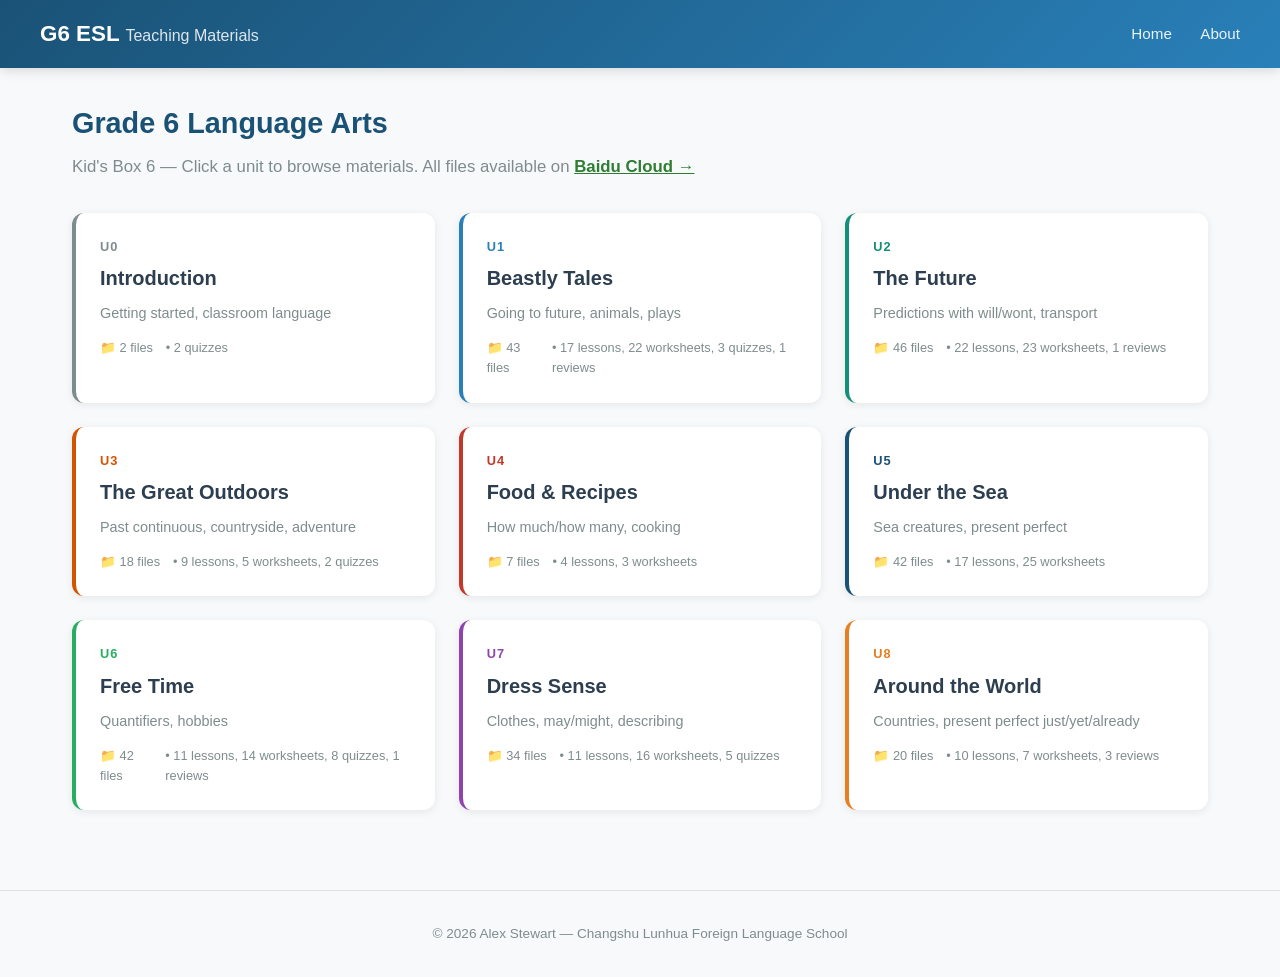
<file: index.html>
<!DOCTYPE html>
<html lang="en">
<head>
  <meta charset="UTF-8">
  <meta name="viewport" content="width=device-width, initial-scale=1.0">
  <title>G6 ESL Teaching Materials</title>
  <link rel="stylesheet" href="css/style.css">
</head>
<body>
  <header>
    <div class="header-inner">
      <h1>G6 ESL <span>Teaching Materials</span></h1>
      <nav>
        <a href="index.html">Home</a>
        <a href="about.html">About</a>
      </nav>
    </div>
  </header>

  <main>
    <h2 class="page-title">Grade 6 Language Arts</h2>
    <p class="page-subtitle">Kid's Box 6 — Click a unit to browse materials. All files available on <a href="https://pan.baidu.com/s/4lh7W9Wb" target="_blank" style="color:#2e7d32;font-weight:600;">Baidu Cloud →</a></p>

    <div class="unit-grid" id="unitGrid">
      <!-- Unit cards generated by JS -->
    </div>
  </main>

  <footer>
    &copy; 2026 Alex Stewart — Changshu Lunhua Foreign Language School
  </footer>

  <script src="js/main.js"></script>
  <script>
    // Embedded unit data for immediate rendering (works offline, no server needed)
    const EMBEDDED_DATA = {
      units: {
        U0: { topic: "Introduction", language: "Getting started, classroom language" },
        U1: { topic: "Beastly Tales", language: "Going to future, animals, plays" },
        U2: { topic: "The Future", language: "Predictions with will/wont, transport" },
        U3: { topic: "The Great Outdoors", language: "Past continuous, countryside, adventure" },
        U4: { topic: "Food & Recipes", language: "How much/how many, cooking" },
        U5: { topic: "Under the Sea", language: "Sea creatures, present perfect" },
        U6: { topic: "Free Time", language: "Quantifiers, hobbies" },
        U7: { topic: "Dress Sense", language: "Clothes, may/might, describing" },
        U8: { topic: "Around the World", language: "Countries, present perfect just/yet/already" }
      },
      // File counts per unit (from materials scan)
      fileCounts: {
        U0: { total: 2, breakdown: "2 quizzes" },
        U1: { total: 43, breakdown: "17 lessons, 22 worksheets, 3 quizzes, 1 review" },
        U2: { total: 46, breakdown: "22 lessons, 23 worksheets, 1 review" },
        U3: { total: 18, breakdown: "9 lessons, 5 worksheets, 2 quizzes, 2 audio" },
        U4: { total: 7, breakdown: "4 lessons, 3 worksheets" },
        U5: { total: 42, breakdown: "17 lessons, 25 worksheets" },
        U6: { total: 42, breakdown: "11 lessons, 14 worksheets, 8 quizzes, 8 audio, 1 review" },
        U7: { total: 34, breakdown: "11 lessons, 16 worksheets, 5 quizzes, 2 audio" },
        U8: { total: 20, breakdown: "10 lessons, 7 worksheets, 3 reviews" }
      }
    };

    // Render unit cards immediately
    const UNIT_COLORS = {
      U0: '#7f8c8d', U1: '#2980b9', U2: '#148f77', U3: '#d35400',
      U4: '#c0392b', U5: '#1a5276', U6: '#27ae60', U7: '#8e44ad', U8: '#e67e22'
    };

    const grid = document.getElementById('unitGrid');
    for (const [unitId, info] of Object.entries(EMBEDDED_DATA.units)) {
      const counts = EMBEDDED_DATA.fileCounts[unitId] || { total: 0, breakdown: '' };
      const color = UNIT_COLORS[unitId] || '#2980b9';

      const card = document.createElement('a');
      card.href = `unit.html?unit=${unitId}`;
      card.className = 'unit-card';
      card.style.setProperty('--card-color', color);
      card.innerHTML = `
        <div class="unit-number" style="color:${color}">${unitId}</div>
        <div class="unit-topic">${info.topic}</div>
        <div class="unit-language">${info.language}</div>
        <div class="file-count">
          <span>📁 ${counts.total} files</span>
          ${counts.breakdown ? `<span>• ${counts.breakdown}</span>` : ''}
        </div>
      `;
      grid.appendChild(card);
    }
  </script>
</body>
</html>
</file>
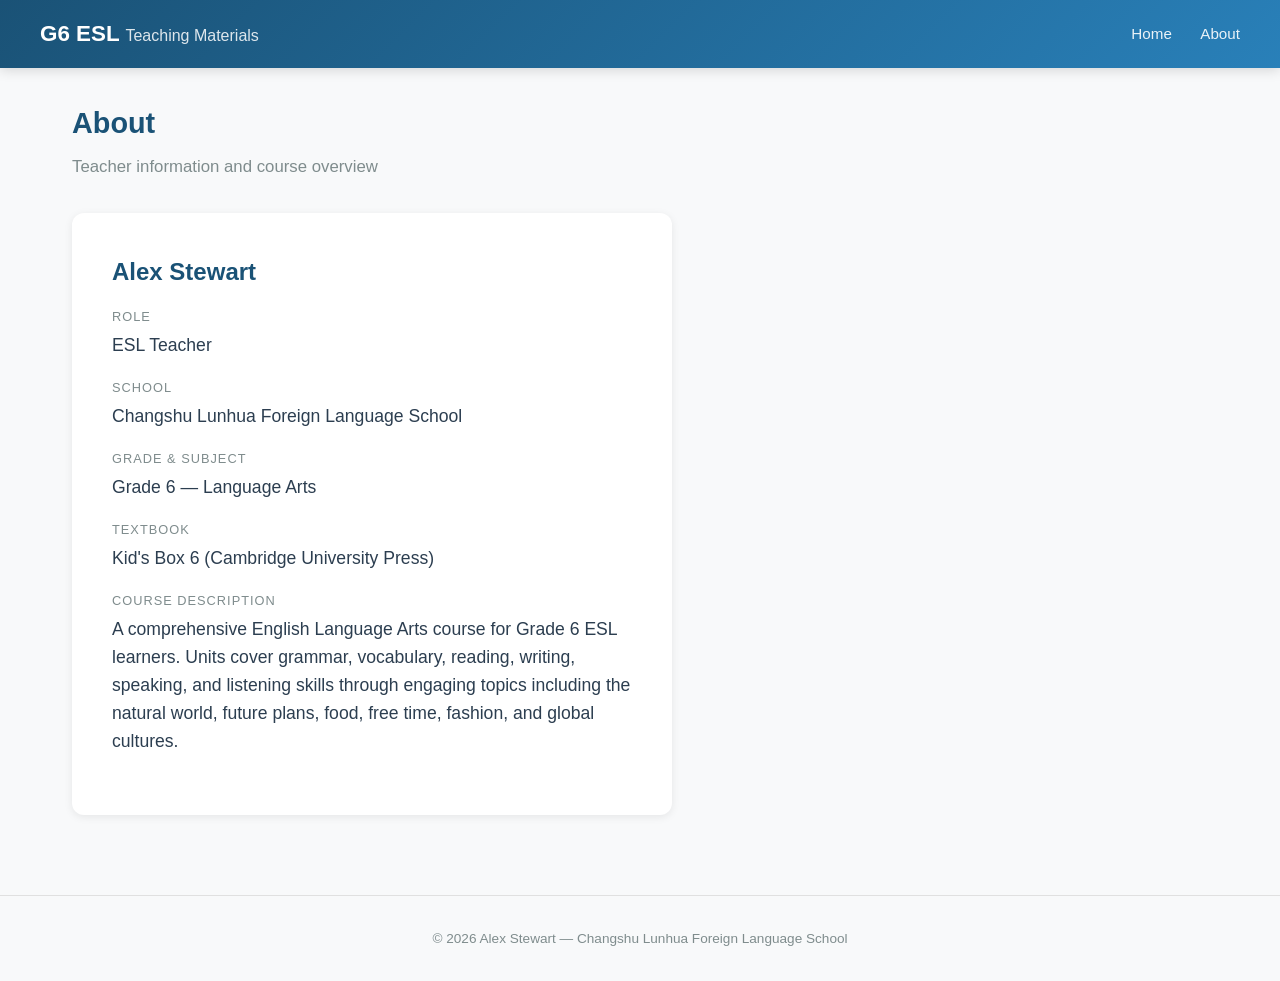
<file: about.html>
<!DOCTYPE html>
<html lang="en">
<head>
  <meta charset="UTF-8">
  <meta name="viewport" content="width=device-width, initial-scale=1.0">
  <title>About — G6 ESL Teaching Materials</title>
  <link rel="stylesheet" href="css/style.css">
</head>
<body>
  <header>
    <div class="header-inner">
      <h1>G6 ESL <span>Teaching Materials</span></h1>
      <nav>
        <a href="index.html">Home</a>
        <a href="about.html">About</a>
      </nav>
    </div>
  </header>

  <main>
    <h2 class="page-title">About</h2>
    <p class="page-subtitle">Teacher information and course overview</p>

    <div class="about-card">
      <h2>Alex Stewart</h2>
      <div class="label">Role</div>
      <div class="value">ESL Teacher</div>
      <div class="label">School</div>
      <div class="value">Changshu Lunhua Foreign Language School</div>
      <div class="label">Grade & Subject</div>
      <div class="value">Grade 6 — Language Arts</div>
      <div class="label">Textbook</div>
      <div class="value">Kid's Box 6 (Cambridge University Press)</div>
      <div class="label">Course Description</div>
      <div class="value">A comprehensive English Language Arts course for Grade 6 ESL learners. Units cover grammar, vocabulary, reading, writing, speaking, and listening skills through engaging topics including the natural world, future plans, food, free time, fashion, and global cultures.</div>
    </div>
  </main>

  <footer>
    &copy; 2026 Alex Stewart — Changshu Lunhua Foreign Language School
  </footer>
</body>
</html>
</file>
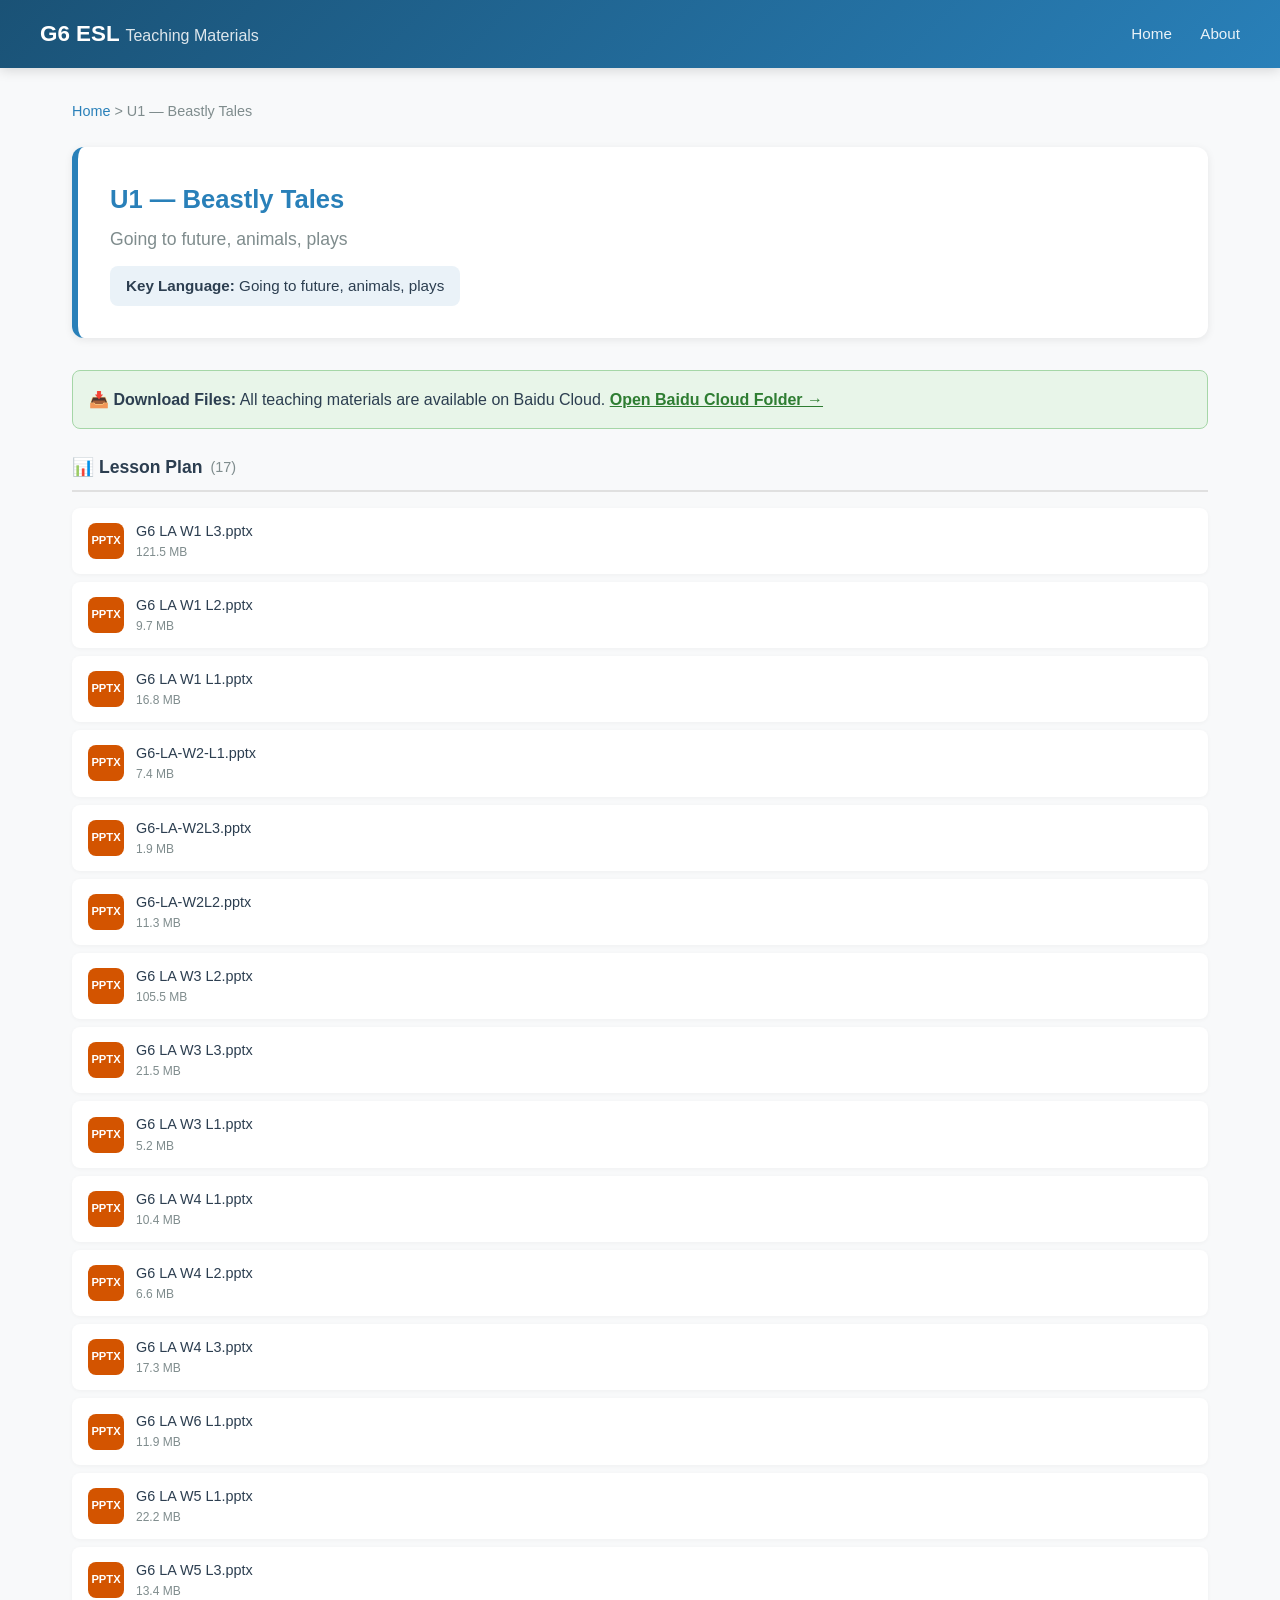
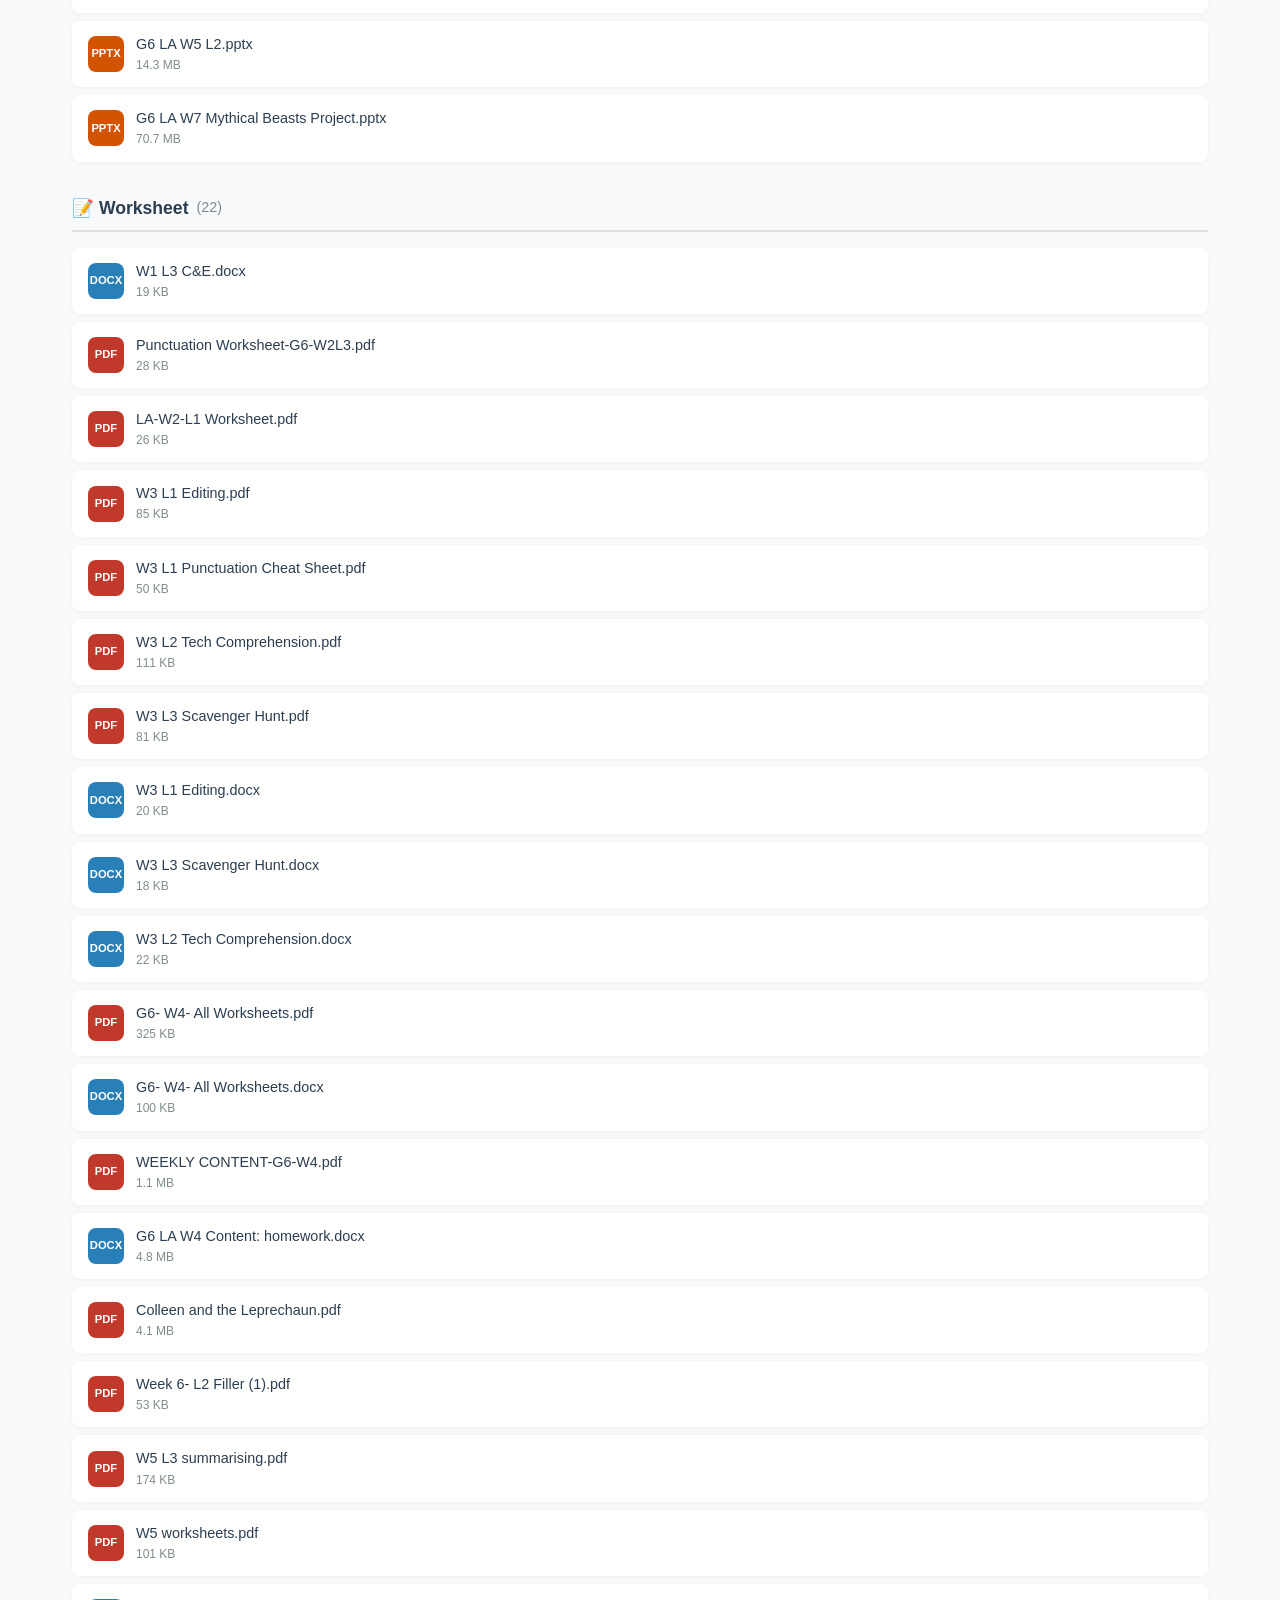
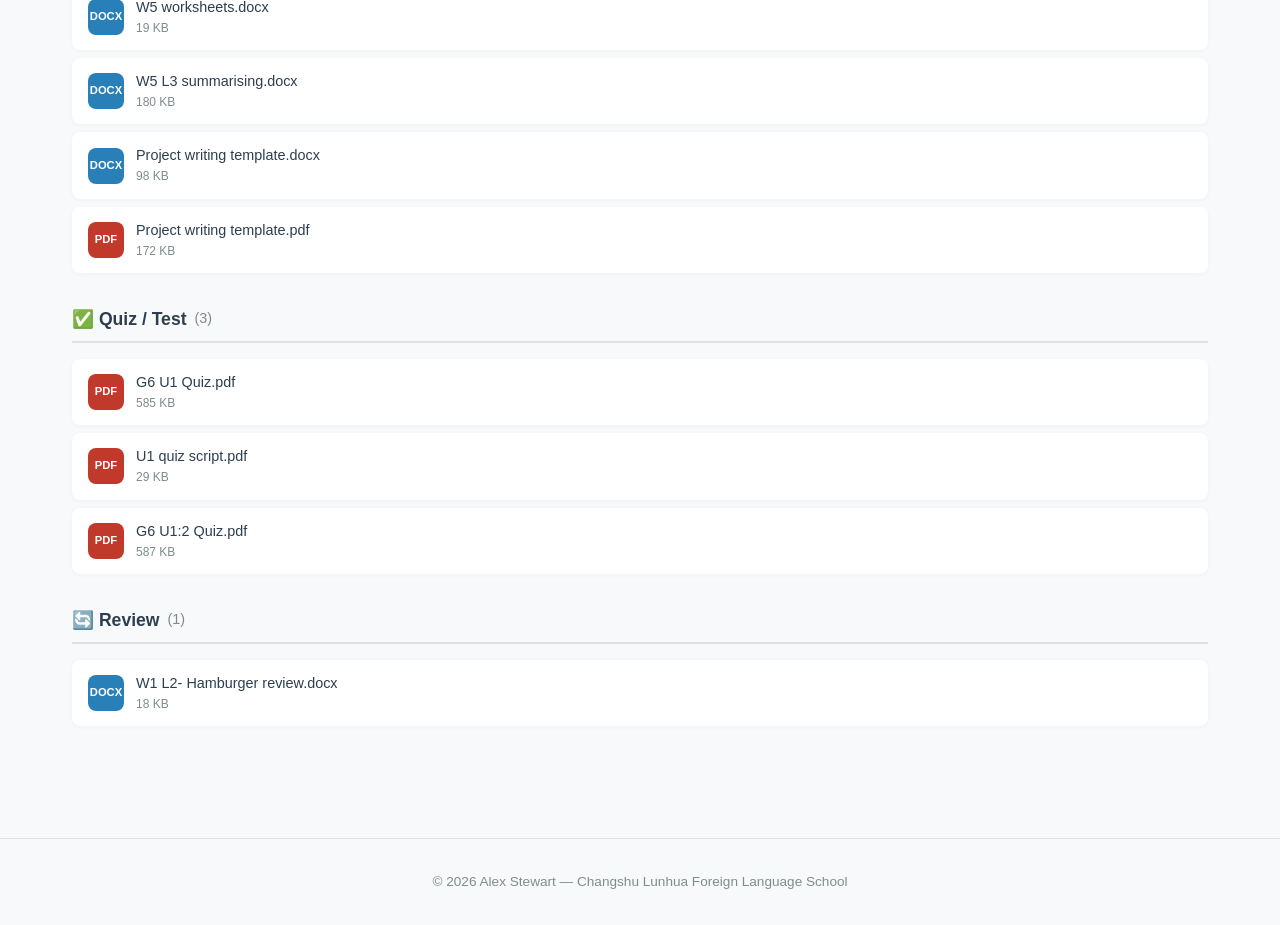
<file: unit.html>
<!DOCTYPE html>
<html lang="en">
<head>
  <meta charset="UTF-8">
  <meta name="viewport" content="width=device-width, initial-scale=1.0">
  <title>Unit — G6 ESL Teaching Materials</title>
  <link rel="stylesheet" href="css/style.css">
</head>
<body>
  <header>
    <div class="header-inner">
      <h1>G6 ESL <span>Teaching Materials</span></h1>
      <nav>
        <a href="index.html">Home</a>
        <a href="about.html">About</a>
      </nav>
    </div>
  </header>

  <main>
    <div class="breadcrumb">
      <a href="index.html">Home</a> &gt; <span id="breadcrumbUnit">Unit</span>
    </div>

    <div class="unit-header" id="unitHeader">
      <p>Loading...</p>
    </div>

    <div class="materials-note" style="background:#e8f5e9;border:1px solid #a5d6a7;border-radius:8px;padding:1rem;margin-bottom:1.5rem;">
      <strong>📥 Download Files:</strong> All teaching materials are available on Baidu Cloud. 
      <a href="https://pan.baidu.com/s/4lh7W9Wb" target="_blank" style="color:#2e7d32;font-weight:600;">Open Baidu Cloud Folder →</a>
    </div>

    <div id="materialsSections"></div>
  </main>

  <footer>
    &copy; 2026 Alex Stewart — Changshu Lunhua Foreign Language School
  </footer>

  <script src="js/main.js"></script>
  <script>
    const params = new URLSearchParams(window.location.search);
    const unit = params.get('unit') || 'U1';
    loadUnitPage(unit);
  </script>
</body>
</html>
</file>
<file: css/style.css>
/* G6 Teaching Materials Website - Styles */
:root {
  --primary: #1a5276;
  --primary-light: #2980b9;
  --accent: #148f77;
  --bg: #f8f9fa;
  --card-bg: #ffffff;
  --text: #2c3e50;
  --text-light: #7f8c8d;
  --border: #e0e0e0;
  --shadow: 0 2px 8px rgba(0,0,0,0.08);
  --shadow-hover: 0 4px 16px rgba(0,0,0,0.12);
  --radius: 12px;
}

* { margin: 0; padding: 0; box-sizing: border-box; }

body {
  font-family: -apple-system, BlinkMacSystemFont, 'Segoe UI', Roboto, sans-serif;
  background: var(--bg);
  color: var(--text);
  line-height: 1.6;
}

/* Header */
header {
  background: linear-gradient(135deg, var(--primary), var(--primary-light));
  color: white;
  padding: 1rem 2rem;
  position: sticky;
  top: 0;
  z-index: 100;
  box-shadow: 0 2px 12px rgba(0,0,0,0.15);
}

.header-inner {
  max-width: 1200px;
  margin: 0 auto;
  display: flex;
  justify-content: space-between;
  align-items: center;
}

header h1 {
  font-size: 1.4rem;
  font-weight: 700;
}

header h1 span {
  font-weight: 400;
  opacity: 0.85;
  font-size: 1rem;
}

nav a {
  color: white;
  text-decoration: none;
  margin-left: 1.5rem;
  font-size: 0.95rem;
  opacity: 0.9;
  transition: opacity 0.2s;
}

nav a:hover { opacity: 1; text-decoration: underline; }

/* Main */
main {
  max-width: 1200px;
  margin: 0 auto;
  padding: 2rem;
}

.page-title {
  font-size: 1.8rem;
  margin-bottom: 0.5rem;
  color: var(--primary);
}

.page-subtitle {
  color: var(--text-light);
  margin-bottom: 2rem;
  font-size: 1.05rem;
}

/* Unit Grid */
.unit-grid {
  display: grid;
  grid-template-columns: repeat(auto-fill, minmax(320px, 1fr));
  gap: 1.5rem;
}

.unit-card {
  background: var(--card-bg);
  border-radius: var(--radius);
  box-shadow: var(--shadow);
  padding: 1.5rem;
  transition: transform 0.2s, box-shadow 0.2s;
  cursor: pointer;
  text-decoration: none;
  color: inherit;
  display: block;
  border-left: 4px solid var(--card-color, var(--primary));
}

.unit-card:hover {
  transform: translateY(-3px);
  box-shadow: var(--shadow-hover);
}

.unit-card .unit-number {
  font-size: 0.8rem;
  font-weight: 700;
  text-transform: uppercase;
  letter-spacing: 1px;
  color: var(--card-color, var(--primary));
  margin-bottom: 0.3rem;
}

.unit-card .unit-topic {
  font-size: 1.25rem;
  font-weight: 600;
  margin-bottom: 0.5rem;
}

.unit-card .unit-language {
  font-size: 0.9rem;
  color: var(--text-light);
  margin-bottom: 0.8rem;
}

.unit-card .file-count {
  font-size: 0.8rem;
  color: var(--text-light);
  display: flex;
  gap: 0.8rem;
}

.file-count span {
  display: flex;
  align-items: center;
  gap: 0.25rem;
}

/* Unit Page */
.breadcrumb {
  font-size: 0.9rem;
  color: var(--text-light);
  margin-bottom: 1.5rem;
}

.breadcrumb a {
  color: var(--primary-light);
  text-decoration: none;
}

.breadcrumb a:hover { text-decoration: underline; }

.unit-header {
  background: var(--card-bg);
  border-radius: var(--radius);
  padding: 2rem;
  margin-bottom: 2rem;
  box-shadow: var(--shadow);
  border-left: 6px solid var(--unit-color, var(--primary));
}

.unit-header h2 {
  font-size: 1.6rem;
  margin-bottom: 0.3rem;
}

.unit-header .topic {
  font-size: 1.1rem;
  color: var(--text-light);
  margin-bottom: 0.8rem;
}

.unit-header .language {
  background: #eaf2f8;
  padding: 0.5rem 1rem;
  border-radius: 8px;
  font-size: 0.95rem;
  display: inline-block;
}

/* Materials Section */
.materials-section {
  margin-bottom: 2rem;
}

.materials-section h3 {
  font-size: 1.1rem;
  margin-bottom: 1rem;
  padding-bottom: 0.5rem;
  border-bottom: 2px solid var(--border);
  display: flex;
  align-items: center;
  gap: 0.5rem;
}

.file-list {
  display: grid;
  gap: 0.5rem;
}

.file-item {
  background: var(--card-bg);
  border-radius: 8px;
  padding: 0.75rem 1rem;
  display: flex;
  align-items: center;
  gap: 0.75rem;
  box-shadow: 0 1px 4px rgba(0,0,0,0.04);
  text-decoration: none;
  color: inherit;
  transition: background 0.2s;
}

.file-item:hover { background: #f0f4f8; }

.file-icon {
  width: 36px;
  height: 36px;
  border-radius: 8px;
  display: flex;
  align-items: center;
  justify-content: center;
  font-size: 0.7rem;
  font-weight: 700;
  color: white;
  flex-shrink: 0;
}

.file-icon.pptx { background: #d35400; }
.file-icon.pdf { background: #c0392b; }
.file-icon.docx { background: #2980b9; }
.file-icon.m4a { background: #8e44ad; }
.file-icon.mov { background: #8e44ad; }
.file-icon.xlsx { background: #27ae60; }

.file-info {
  flex: 1;
  min-width: 0;
}

.file-name {
  font-size: 0.9rem;
  font-weight: 500;
  white-space: nowrap;
  overflow: hidden;
  text-overflow: ellipsis;
}

.file-meta {
  font-size: 0.75rem;
  color: var(--text-light);
}

/* About Page */
.about-card {
  background: var(--card-bg);
  border-radius: var(--radius);
  padding: 2.5rem;
  box-shadow: var(--shadow);
  max-width: 600px;
}

.about-card h2 {
  font-size: 1.5rem;
  margin-bottom: 1rem;
  color: var(--primary);
}

.about-card .label {
  font-size: 0.8rem;
  text-transform: uppercase;
  letter-spacing: 1px;
  color: var(--text-light);
  margin-bottom: 0.2rem;
}

.about-card .value {
  font-size: 1.1rem;
  margin-bottom: 1.2rem;
}

/* Footer */
footer {
  text-align: center;
  padding: 2rem;
  color: var(--text-light);
  font-size: 0.85rem;
  border-top: 1px solid var(--border);
  margin-top: 3rem;
}

/* Responsive */
@media (max-width: 768px) {
  .header-inner { flex-direction: column; gap: 0.5rem; }
  nav a { margin-left: 1rem; }
  main { padding: 1rem; }
  .unit-grid { grid-template-columns: 1fr; }
}
</file>
